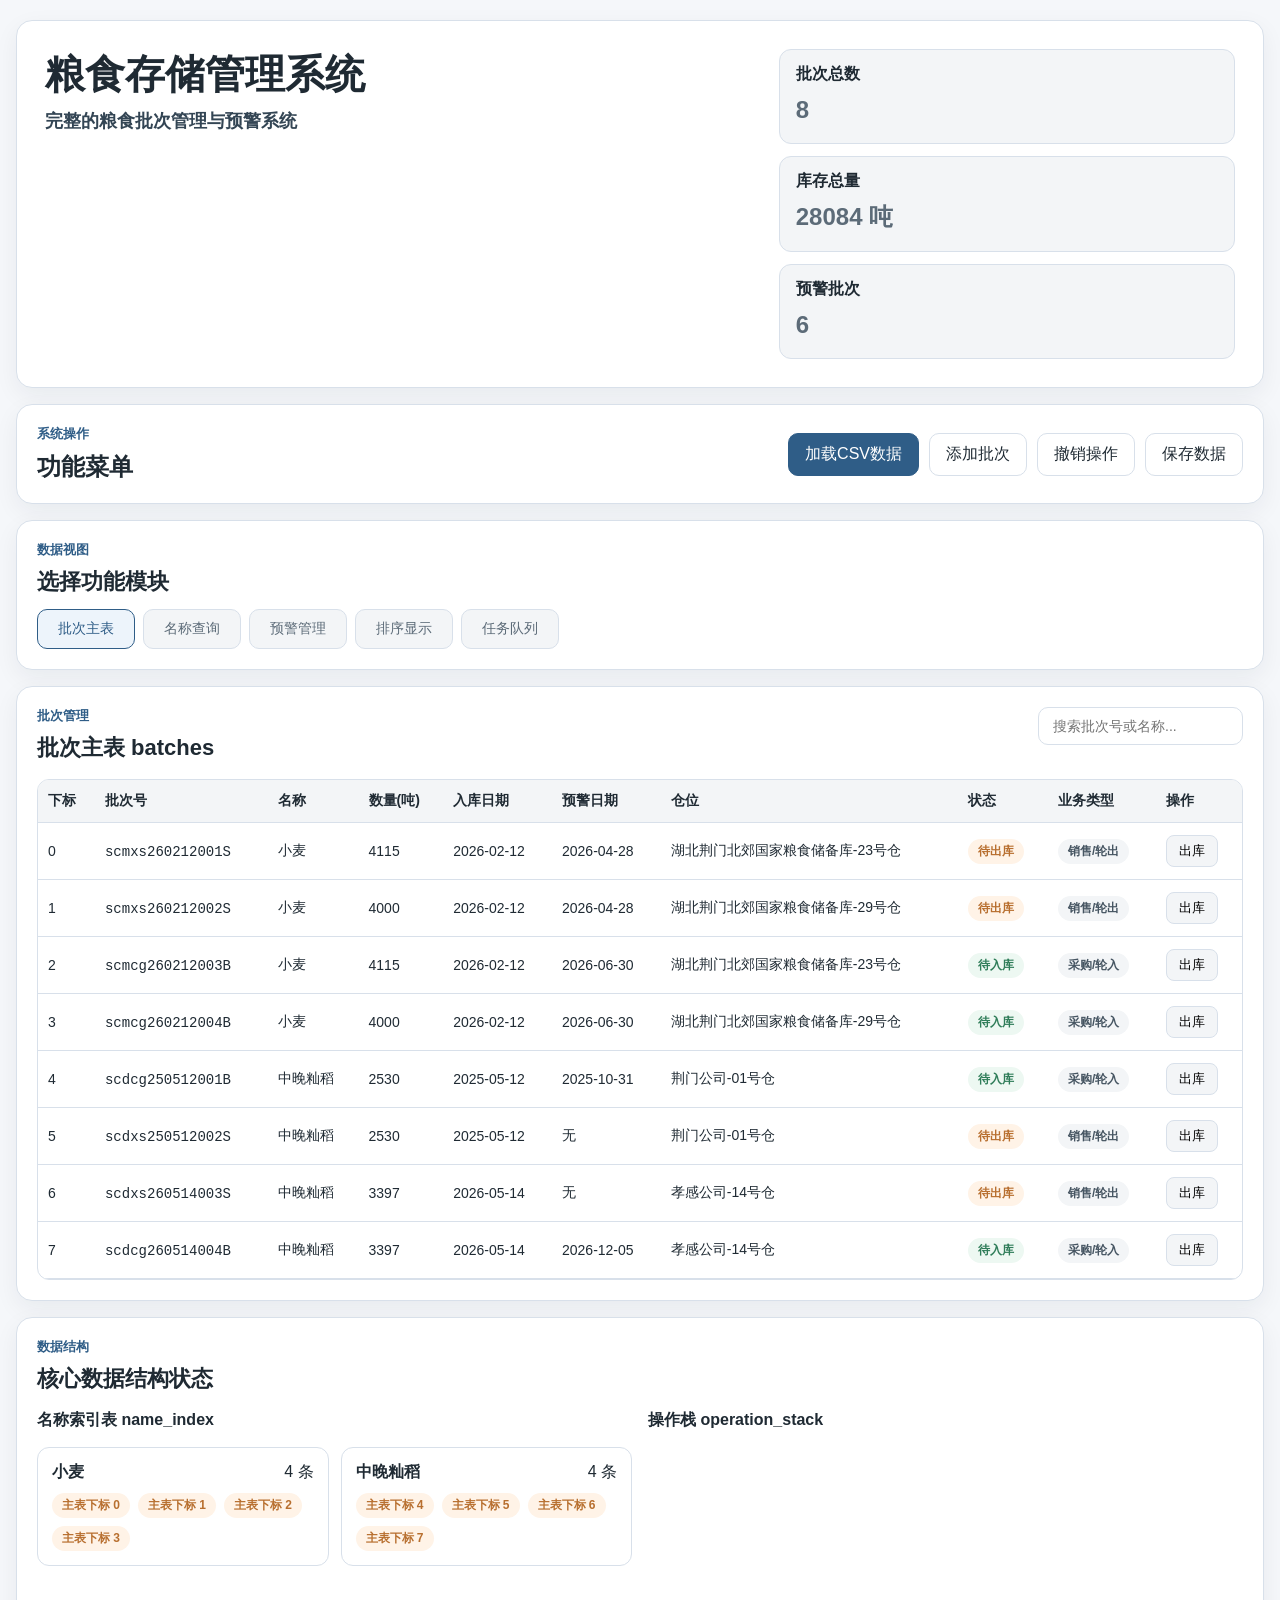
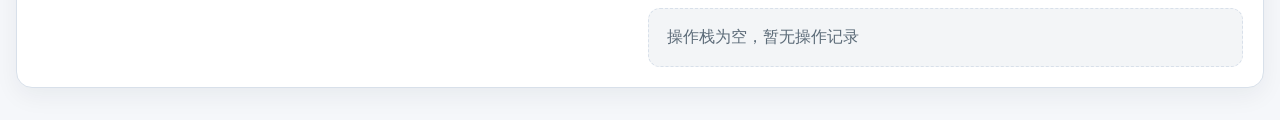
<file: index.html>
<!doctype html>
<html lang="zh-CN">
  <head>
    <meta charset="UTF-8" />
    <meta name="viewport" content="width=device-width, initial-scale=1.0" />
    <title>粮食存储管理系统</title>
    <link rel="stylesheet" href="./styles.css" />
  </head>
  <body>
    <div class="app-shell">
      <header class="hero">
        <div class="hero-main">
          <h1>粮食存储管理系统</h1>
          <p class="hero-subtitle">完整的粮食批次管理与预警系统</p>
        </div>
        <div class="hero-aside">
          <div class="aside-item">
            <strong>批次总数</strong>
            <span id="totalBatches">0</span>
          </div>
          <div class="aside-item">
            <strong>库存总量</strong>
            <span id="totalAmount">0 吨</span>
          </div>
          <div class="aside-item">
            <strong>预警批次</strong>
            <span id="warningCount">0</span>
          </div>
        </div>
      </header>

      <section class="control-panel panel">
        <div class="control-copy">
          <p class="section-label">系统操作</p>
          <h2>功能菜单</h2>
        </div>
        <div class="control-actions">
          <button id="loadCsvBtn" class="solid-button" type="button">加载CSV数据</button>
          <button id="addBatchBtn" class="ghost-button" type="button">添加批次</button>
          <button id="undoBtn" class="ghost-button" type="button">撤销操作</button>
          <button id="saveBtn" class="ghost-button" type="button">保存数据</button>
        </div>
      </section>

      <input type="file" id="csvFileInput" accept=".csv" style="display: none;" />

      <section class="tabs-panel panel">
        <div class="panel-header">
          <div>
            <p class="section-label">数据视图</p>
            <h3>选择功能模块</h3>
          </div>
        </div>
        <div class="tabs">
          <button class="tab-button is-active" data-tab="batches">批次主表</button>
          <button class="tab-button" data-tab="search">名称查询</button>
          <button class="tab-button" data-tab="warning">预警管理</button>
          <button class="tab-button" data-tab="sort">排序显示</button>
          <button class="tab-button" data-tab="tasks">任务队列</button>
        </div>
      </section>

      <section id="batches-tab" class="tab-content panel">
        <div class="panel-header">
          <div>
            <p class="section-label">批次管理</p>
            <h3>批次主表 batches</h3>
          </div>
          <div class="batch-actions">
            <input type="text" id="batchSearchInput" placeholder="搜索批次号或名称..." class="search-input" />
          </div>
        </div>
        <div id="batchesPanel" class="table-shell"></div>
      </section>

      <section id="search-tab" class="tab-content panel" style="display: none;">
        <div class="panel-header">
          <div>
            <p class="section-label">名称查询</p>
            <h3>按粮食名称查询</h3>
          </div>
          <div>
            <select id="grainNameSelect" class="select-input">
              <option value="">选择粮食名称</option>
            </select>
          </div>
        </div>
        <div id="searchResults" class="table-shell"></div>
      </section>

      <section id="warning-tab" class="tab-content panel" style="display: none;">
        <div class="panel-header">
          <div>
            <p class="section-label">预警管理</p>
            <h3>预警时间堆 warning_heap</h3>
          </div>
          <div>
            <label style="display: flex; gap: 10px; align-items: center;">
              <span>未来</span>
              <input type="number" id="warningDaysInput" value="30" class="number-input" style="width: 80px;" />
              <span>天内预警</span>
            </label>
          </div>
        </div>
        <div class="warning-summary">
          <div class="stat-card">
            <h4>最早预警批次</h4>
            <div id="earliestWarning" class="empty-state">暂无预警批次</div>
          </div>
        </div>
        <h4 style="margin-top: 20px;">临期批次列表</h4>
        <div id="nearExpiryPanel" class="heap-grid"></div>
        <h4 style="margin-top: 20px;">先到期先出库序列</h4>
        <div style="margin-bottom: 10px;">
          <select id="outboundGrainSelect" class="select-input">
            <option value="">选择粮食品种</option>
          </select>
        </div>
        <div id="outboundSequencePanel" class="heap-grid"></div>
      </section>

      <section id="sort-tab" class="tab-content panel" style="display: none;">
        <div class="panel-header">
          <div>
            <p class="section-label">排序显示</p>
            <h3>批次排序</h3>
          </div>
          <div class="sort-buttons">
            <button id="sortByAmountBtn" class="ghost-button">按数量排序</button>
            <button id="sortByDateBtn" class="ghost-button">按预警日期排序</button>
          </div>
        </div>
        <div id="sortedBatchesPanel" class="table-shell"></div>
      </section>

      <section id="tasks-tab" class="tab-content panel" style="display: none;">
        <div class="panel-header">
          <div>
            <p class="section-label">任务队列</p>
            <h3>任务队列 task_queue</h3>
          </div>
          <div class="task-actions">
            <button id="addTaskBtn" class="solid-button">添加任务</button>
            <button id="processTaskBtn" class="ghost-button">处理队头任务</button>
          </div>
        </div>
        <div id="queuePanel" class="queue-shell"></div>
      </section>

      <section class="data-structures panel">
        <div class="panel-header">
          <div>
            <p class="section-label">数据结构</p>
            <h3>核心数据结构状态</h3>
          </div>
        </div>
        <div class="structures-grid">
          <div class="structure-item">
          <h4>名称索引表 name_index</h4>
          <div id="nameIndexPanel" class="index-grid"></div>
        </div>
        <div class="structure-item">
          <h4>操作栈 operation_stack</h4>
          <div id="stackPanel" class="stack-shell"></div>
        </div>
        </div>
      </section>
    </div>

    <div id="addBatchModal" class="modal" style="display: none;">
      <div class="modal-content">
        <div class="modal-header">
          <h3>添加新批次</h3>
          <button class="close-modal">&times;</button>
        </div>
        <div class="modal-body">
          <div class="form-group">
            <label>批次号</label>
            <input type="text" id="newBatchId" class="form-input" />
          </div>
          <div class="form-group">
            <label>粮食名称</label>
            <input type="text" id="newGrainName" class="form-input" />
          </div>
          <div class="form-group">
            <label>数量(吨)</label>
            <input type="number" id="newAmount" class="form-input" />
          </div>
          <div class="form-group">
            <label>入库日期</label>
            <input type="date" id="newInDate" class="form-input" />
          </div>
          <div class="form-group">
            <label>预警日期</label>
            <input type="date" id="newWarningDate" class="form-input" />
          </div>
          <div class="form-group">
            <label>仓位</label>
            <input type="text" id="newPosition" class="form-input" />
          </div>
          <div class="form-group">
            <label>状态</label>
            <select id="newStatus" class="form-input">
              <option value="待入库">待入库</option>
              <option value="待出库">待出库</option>
              <option value="已出库">已出库</option>
            </select>
          </div>
          <div class="form-group">
            <label>业务类型</label>
            <select id="newBusinessType" class="form-input">
              <option value="采购/轮入">采购/轮入</option>
              <option value="销售/轮出">销售/轮出</option>
            </select>
          </div>
        </div>
        <div class="modal-footer">
          <button id="cancelAddBatch" class="ghost-button">取消</button>
          <button id="confirmAddBatch" class="solid-button">确认添加</button>
        </div>
      </div>
    </div>

    <div id="addTaskModal" class="modal" style="display: none;">
      <div class="modal-content">
        <div class="modal-header">
          <h3>添加新任务</h3>
          <button class="close-modal">&times;</button>
        </div>
        <div class="modal-body">
          <div class="form-group">
            <label>任务类型</label>
            <select id="newTaskType" class="form-input">
              <option value="in">入库</option>
              <option value="out">出库</option>
              <option value="warn">预警检查</option>
            </select>
          </div>
          <div class="form-group" id="taskBatchIdGroup">
            <label>批次号</label>
            <input type="text" id="newTaskBatchId" class="form-input" />
          </div>
        </div>
        <div class="modal-footer">
          <button id="cancelAddTask" class="ghost-button">取消</button>
          <button id="confirmAddTask" class="solid-button">确认添加</button>
        </div>
      </div>
    </div>

    <script src="./app.js"></script>
  </body>
</html>
</file>
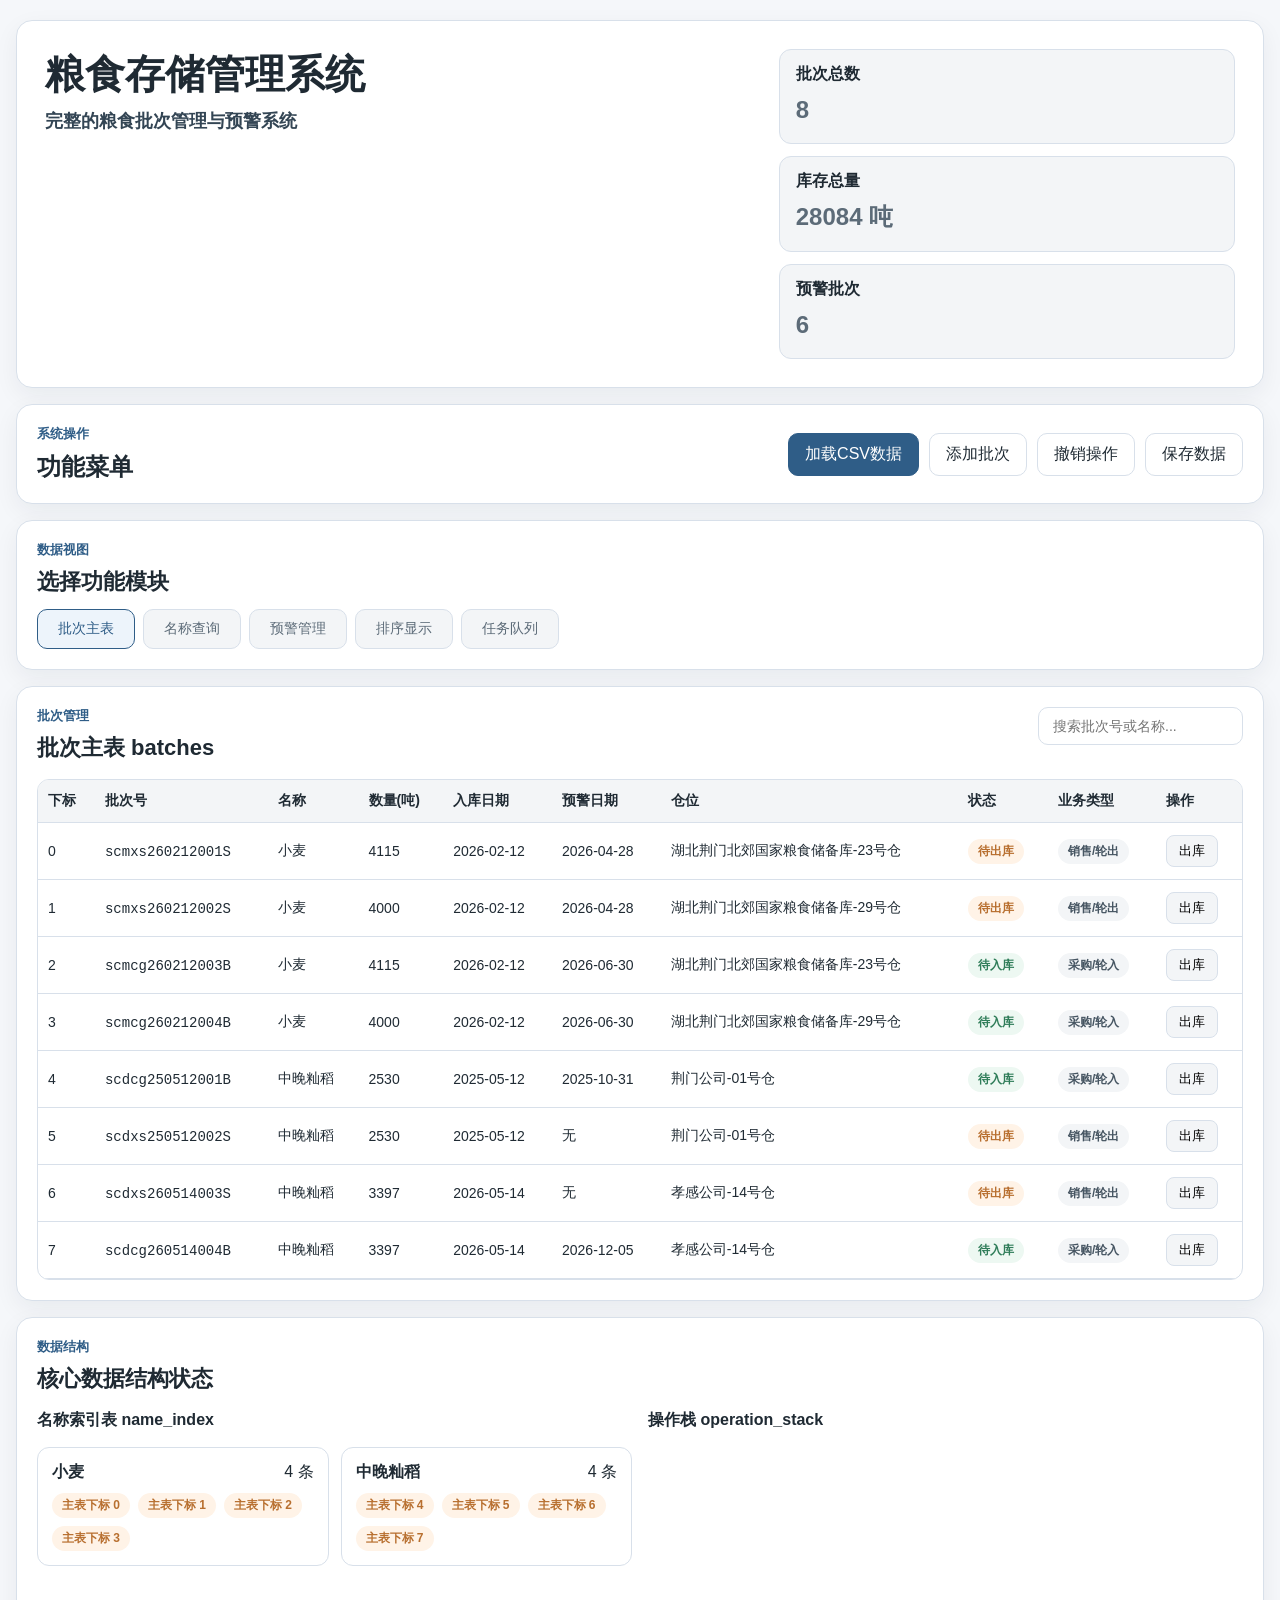
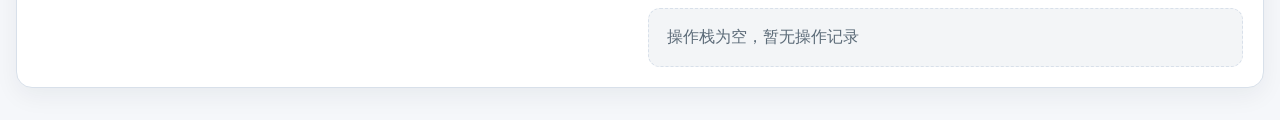
<file: grain-frontend-demo/grain-frontend-demo/数据结构.html>
<!doctype html>
<html lang="zh-CN">
  <head>
    <meta charset="UTF-8" />
    <meta name="viewport" content="width=device-width, initial-scale=1.0" />
    <title>粮食存储管理系统</title>
    <link rel="stylesheet" href="./styles.css" />
  </head>
  <body>
    <div class="app-shell">
      <header class="hero">
        <div class="hero-main">
          <h1>粮食存储管理系统</h1>
          <p class="hero-subtitle">完整的粮食批次管理与预警系统</p>
        </div>
        <div class="hero-aside">
          <div class="aside-item">
            <strong>批次总数</strong>
            <span id="totalBatches">0</span>
          </div>
          <div class="aside-item">
            <strong>库存总量</strong>
            <span id="totalAmount">0 吨</span>
          </div>
          <div class="aside-item">
            <strong>预警批次</strong>
            <span id="warningCount">0</span>
          </div>
        </div>
      </header>

      <section class="control-panel panel">
        <div class="control-copy">
          <p class="section-label">系统操作</p>
          <h2>功能菜单</h2>
        </div>
        <div class="control-actions">
          <button id="loadCsvBtn" class="solid-button" type="button">加载CSV数据</button>
          <button id="addBatchBtn" class="ghost-button" type="button">添加批次</button>
          <button id="undoBtn" class="ghost-button" type="button">撤销操作</button>
          <button id="saveBtn" class="ghost-button" type="button">保存数据</button>
        </div>
      </section>

      <input type="file" id="csvFileInput" accept=".csv" style="display: none;" />

      <section class="tabs-panel panel">
        <div class="panel-header">
          <div>
            <p class="section-label">数据视图</p>
            <h3>选择功能模块</h3>
          </div>
        </div>
        <div class="tabs">
          <button class="tab-button is-active" data-tab="batches">批次主表</button>
          <button class="tab-button" data-tab="search">名称查询</button>
          <button class="tab-button" data-tab="warning">预警管理</button>
          <button class="tab-button" data-tab="sort">排序显示</button>
          <button class="tab-button" data-tab="tasks">任务队列</button>
        </div>
      </section>

      <section id="batches-tab" class="tab-content panel">
        <div class="panel-header">
          <div>
            <p class="section-label">批次管理</p>
            <h3>批次主表 batches</h3>
          </div>
          <div class="batch-actions">
            <input type="text" id="batchSearchInput" placeholder="搜索批次号或名称..." class="search-input" />
          </div>
        </div>
        <div id="batchesPanel" class="table-shell"></div>
      </section>

      <section id="search-tab" class="tab-content panel" style="display: none;">
        <div class="panel-header">
          <div>
            <p class="section-label">名称查询</p>
            <h3>按粮食名称查询</h3>
          </div>
          <div>
            <select id="grainNameSelect" class="select-input">
              <option value="">选择粮食名称</option>
            </select>
          </div>
        </div>
        <div id="searchResults" class="table-shell"></div>
      </section>

      <section id="warning-tab" class="tab-content panel" style="display: none;">
        <div class="panel-header">
          <div>
            <p class="section-label">预警管理</p>
            <h3>预警时间堆 warning_heap</h3>
          </div>
          <div>
            <label style="display: flex; gap: 10px; align-items: center;">
              <span>未来</span>
              <input type="number" id="warningDaysInput" value="30" class="number-input" style="width: 80px;" />
              <span>天内预警</span>
            </label>
          </div>
        </div>
        <div class="warning-summary">
          <div class="stat-card">
            <h4>最早预警批次</h4>
            <div id="earliestWarning" class="empty-state">暂无预警批次</div>
          </div>
        </div>
        <h4 style="margin-top: 20px;">临期批次列表</h4>
        <div id="nearExpiryPanel" class="heap-grid"></div>
        <h4 style="margin-top: 20px;">先到期先出库序列</h4>
        <div style="margin-bottom: 10px;">
          <select id="outboundGrainSelect" class="select-input">
            <option value="">选择粮食品种</option>
          </select>
        </div>
        <div id="outboundSequencePanel" class="heap-grid"></div>
      </section>

      <section id="sort-tab" class="tab-content panel" style="display: none;">
        <div class="panel-header">
          <div>
            <p class="section-label">排序显示</p>
            <h3>批次排序</h3>
          </div>
          <div class="sort-buttons">
            <button id="sortByAmountBtn" class="ghost-button">按数量排序</button>
            <button id="sortByDateBtn" class="ghost-button">按预警日期排序</button>
          </div>
        </div>
        <div id="sortedBatchesPanel" class="table-shell"></div>
      </section>

      <section id="tasks-tab" class="tab-content panel" style="display: none;">
        <div class="panel-header">
          <div>
            <p class="section-label">任务队列</p>
            <h3>任务队列 task_queue</h3>
          </div>
          <div class="task-actions">
            <button id="addTaskBtn" class="solid-button">添加任务</button>
            <button id="processTaskBtn" class="ghost-button">处理队头任务</button>
          </div>
        </div>
        <div id="queuePanel" class="queue-shell"></div>
      </section>

      <section class="data-structures panel">
        <div class="panel-header">
          <div>
            <p class="section-label">数据结构</p>
            <h3>核心数据结构状态</h3>
          </div>
        </div>
        <div class="structures-grid">
          <div class="structure-item">
          <h4>名称索引表 name_index</h4>
          <div id="nameIndexPanel" class="index-grid"></div>
        </div>
        <div class="structure-item">
          <h4>操作栈 operation_stack</h4>
          <div id="stackPanel" class="stack-shell"></div>
        </div>
        </div>
      </section>
    </div>

    <div id="addBatchModal" class="modal" style="display: none;">
      <div class="modal-content">
        <div class="modal-header">
          <h3>添加新批次</h3>
          <button class="close-modal">&times;</button>
        </div>
        <div class="modal-body">
          <div class="form-group">
            <label>批次号</label>
            <input type="text" id="newBatchId" class="form-input" />
          </div>
          <div class="form-group">
            <label>粮食名称</label>
            <input type="text" id="newGrainName" class="form-input" />
          </div>
          <div class="form-group">
            <label>数量(吨)</label>
            <input type="number" id="newAmount" class="form-input" />
          </div>
          <div class="form-group">
            <label>入库日期</label>
            <input type="date" id="newInDate" class="form-input" />
          </div>
          <div class="form-group">
            <label>预警日期</label>
            <input type="date" id="newWarningDate" class="form-input" />
          </div>
          <div class="form-group">
            <label>仓位</label>
            <input type="text" id="newPosition" class="form-input" />
          </div>
          <div class="form-group">
            <label>状态</label>
            <select id="newStatus" class="form-input">
              <option value="待入库">待入库</option>
              <option value="待出库">待出库</option>
              <option value="已出库">已出库</option>
            </select>
          </div>
          <div class="form-group">
            <label>业务类型</label>
            <select id="newBusinessType" class="form-input">
              <option value="采购/轮入">采购/轮入</option>
              <option value="销售/轮出">销售/轮出</option>
            </select>
          </div>
        </div>
        <div class="modal-footer">
          <button id="cancelAddBatch" class="ghost-button">取消</button>
          <button id="confirmAddBatch" class="solid-button">确认添加</button>
        </div>
      </div>
    </div>

    <div id="addTaskModal" class="modal" style="display: none;">
      <div class="modal-content">
        <div class="modal-header">
          <h3>添加新任务</h3>
          <button class="close-modal">&times;</button>
        </div>
        <div class="modal-body">
          <div class="form-group">
            <label>任务类型</label>
            <select id="newTaskType" class="form-input">
              <option value="in">入库</option>
              <option value="out">出库</option>
              <option value="warn">预警检查</option>
            </select>
          </div>
          <div class="form-group" id="taskBatchIdGroup">
            <label>批次号</label>
            <input type="text" id="newTaskBatchId" class="form-input" />
          </div>
        </div>
        <div class="modal-footer">
          <button id="cancelAddTask" class="ghost-button">取消</button>
          <button id="confirmAddTask" class="solid-button">确认添加</button>
        </div>
      </div>
    </div>

    <script src="./app.js"></script>
  </body>
</html>
</file>
<file: styles.css>
:root {
  --bg: #f5f7fa;
  --panel: #ffffff;
  --line: #d8e0ea;
  --text: #1f2a33;
  --muted: #5c6b78;
  --blue: #2f5d87;
  --blue-soft: #edf4fb;
  --green: #2f7d59;
  --green-soft: #edf8f2;
  --orange: #b86f2f;
  --orange-soft: #fff3e7;
  --gray-soft: #f3f5f7;
  --red-soft: #fbefec;
  --radius-lg: 16px;
  --radius-md: 12px;
  --shadow: 0 8px 24px rgba(25, 42, 55, 0.06);
}

* {
  box-sizing: border-box;
}

html,
body {
  margin: 0;
  min-height: 100%;
}

body {
  font-family: "Microsoft YaHei UI", "PingFang SC", "Noto Sans SC", sans-serif;
  color: var(--text);
  background: var(--bg);
}

a {
  color: var(--blue);
}

code {
  font-family: "Consolas", "Cascadia Code", monospace;
}

.app-shell {
  width: min(1400px, calc(100vw - 32px));
  margin: 20px auto 32px;
}

.panel,
.hero {
  background: var(--panel);
  border: 1px solid var(--line);
  border-radius: var(--radius-lg);
  box-shadow: var(--shadow);
}

.hero {
  display: grid;
  grid-template-columns: 1.4fr 0.9fr;
  gap: 24px;
  padding: 28px;
}

.hero-label,
.section-label {
  margin: 0 0 8px;
  color: var(--blue);
  font-size: 13px;
  font-weight: 700;
}

.hero h1,
.panel h2,
.panel h3,
.panel h4 {
  margin: 0;
}

.hero h1 {
  font-size: clamp(28px, 3.4vw, 40px);
  line-height: 1.25;
}

.hero-subtitle {
  margin: 10px 0 0;
  font-size: 18px;
  color: #334554;
  font-weight: 600;
}

.hero-text,
.panel-text,
.bullet-list,
.source-list,
.panel-meta {
  color: var(--muted);
}

.hero-text {
  margin: 14px 0 0;
  line-height: 1.8;
  max-width: 64ch;
}

.hero-aside {
  display: grid;
  gap: 12px;
  align-content: start;
}

.aside-item {
  border: 1px solid var(--line);
  border-radius: var(--radius-md);
  padding: 14px 16px;
  background: var(--gray-soft);
}

.aside-item strong {
  display: block;
  margin-bottom: 6px;
}

.aside-item span {
  color: var(--muted);
  line-height: 1.6;
  display: block;
  font-size: 24px;
  font-weight: bold;
}

.panel {
  padding: 20px;
}

.control-panel,
.tabs-panel,
.data-structures {
  margin-top: 16px;
}

.control-panel {
  display: flex;
  align-items: center;
  justify-content: space-between;
  gap: 20px;
}

.control-actions {
  display: flex;
  gap: 10px;
  flex-wrap: wrap;
}

button {
  font: inherit;
  cursor: pointer;
}

.solid-button,
.ghost-button {
  border-radius: 10px;
  padding: 10px 16px;
  border: 1px solid var(--line);
  transition: background 0.16s ease, border-color 0.16s ease;
}

.solid-button {
  background: var(--blue);
  color: #fff;
  border-color: var(--blue);
}

.ghost-button {
  background: #fff;
  color: var(--text);
}

.solid-button:hover {
  background: #264d71;
}

.ghost-button:hover {
  background: #f6f8fb;
}

.panel-header {
  display: flex;
  justify-content: space-between;
  align-items: flex-start;
  gap: 16px;
  flex-wrap: wrap;
}

.panel-header h3 {
  font-size: 22px;
}

.panel-meta,
.focus-badge {
  font-size: 13px;
  background: var(--blue-soft);
  color: var(--blue);
  border: 1px solid #d7e5f2;
  border-radius: 999px;
  padding: 7px 12px;
  white-space: nowrap;
}

.tabs {
  display: flex;
  gap: 8px;
  margin-top: 12px;
  flex-wrap: wrap;
}

.tab-button {
  padding: 10px 20px;
  border: 1px solid var(--line);
  background: var(--gray-soft);
  color: var(--muted);
  border-radius: 10px;
  font-size: 14px;
  font-weight: 500;
}

.tab-button.is-active {
  background: var(--blue-soft);
  color: var(--blue);
  border-color: var(--blue);
}

.tab-content {
  margin-top: 16px;
}

.table-shell,
.index-grid,
.heap-grid,
.stack-shell,
.queue-shell {
  margin-top: 16px;
}

.table-scroll {
  overflow-x: auto;
  border: 1px solid var(--line);
  border-radius: 12px;
}

.batch-table {
  width: 100%;
  min-width: 860px;
  border-collapse: collapse;
}

.batch-table th,
.batch-table td {
  border-bottom: 1px solid var(--line);
  padding: 12px 10px;
  font-size: 14px;
  text-align: left;
}

.batch-table th {
  background: var(--gray-soft);
}

.batch-table tr.is-focus {
  background: #f6fbff;
}

.batch-table tr.is-muted {
  opacity: 0.48;
}

.status-badge,
.business-badge,
.index-tag,
.heap-tag,
.stack-tag,
.queue-tag {
  display: inline-flex;
  align-items: center;
  border-radius: 999px;
  padding: 4px 10px;
  font-size: 12px;
  font-weight: 700;
}

.status-pending-in,
.queue-in {
  background: var(--green-soft);
  color: var(--green);
}

.status-pending-out,
.queue-out {
  background: var(--orange-soft);
  color: var(--orange);
}

.status-finished,
.queue-warn {
  background: var(--blue-soft);
  color: var(--blue);
}

.business-badge {
  background: var(--gray-soft);
  color: #465562;
}

.index-grid,
.heap-grid,
.structure-cards {
  display: grid;
  gap: 12px;
}

.index-grid {
  grid-template-columns: repeat(auto-fit, minmax(220px, 1fr));
}

.index-card,
.heap-card,
.stack-card,
.queue-card,
.structure-card {
  border: 1px solid var(--line);
  border-radius: 12px;
  background: #fff;
}

.index-card {
  padding: 14px;
}

.index-card.is-focus {
  border-color: #8eb4d8;
  background: #f8fbff;
}

.index-title {
  display: flex;
  justify-content: space-between;
  gap: 10px;
  align-items: baseline;
}

.index-tags {
  margin-top: 10px;
  display: flex;
  flex-wrap: wrap;
  gap: 8px;
}

.index-tag {
  background: var(--orange-soft);
  color: var(--orange);
}

.heap-grid {
  grid-template-columns: repeat(auto-fit, minmax(220px, 1fr));
}

.heap-card,
.stack-card,
.queue-card,
.structure-card {
  padding: 14px;
}

.heap-card.is-top {
  background: #f6fbff;
  border-color: #8eb4d8;
}

.heap-card.is-focus {
  background: #fffaf5;
}

.heap-card header,
.stack-card header,
.queue-card header {
  display: flex;
  justify-content: space-between;
  gap: 12px;
}

.heap-meta,
.stack-meta,
.queue-meta {
  margin-top: 10px;
  color: var(--muted);
  font-size: 14px;
  line-height: 1.7;
}

.heap-tag {
  background: var(--blue-soft);
  color: var(--blue);
}

.stack-shell {
  display: flex;
  flex-direction: column-reverse;
  gap: 10px;
  min-height: 220px;
}

.stack-card.is-top {
  background: #fffaf5;
  border-color: #d8b28c;
}

.stack-tag {
  background: var(--gray-soft);
  color: #465562;
}

.queue-shell {
  display: flex;
  gap: 10px;
  overflow-x: auto;
  padding-bottom: 4px;
}

.queue-card {
  min-width: 220px;
  flex: 0 0 220px;
}

.queue-card.is-focus {
  background: #f8fbff;
  border-color: #8eb4d8;
}

.queue-tag {
  margin-top: 10px;
}

.empty-state {
  border: 1px dashed var(--line);
  border-radius: 12px;
  padding: 18px;
  background: var(--gray-soft);
  color: var(--muted);
}

.structure-cards {
  margin-top: 16px;
  grid-template-columns: repeat(auto-fit, minmax(220px, 1fr));
}

.structure-card.is-active {
  border-color: #8eb4d8;
  background: #f8fbff;
}

.structure-card p {
  margin: 10px 0 0;
  line-height: 1.7;
  color: var(--muted);
}

.search-input,
.select-input,
.number-input,
.form-input {
  padding: 10px 14px;
  border: 1px solid var(--line);
  border-radius: 10px;
  font-size: 14px;
  width: 100%;
  max-width: 300px;
}

.search-input:focus,
.select-input:focus,
.number-input:focus,
.form-input:focus {
  outline: none;
  border-color: var(--blue);
}

.mini-btn {
  padding: 6px 12px;
  border-radius: 8px;
  border: 1px solid var(--line);
  background: var(--gray-soft);
  font-size: 13px;
}

.mini-btn:hover {
  background: var(--blue-soft);
  border-color: var(--blue);
}

.modal {
  display: none;
  position: fixed;
  top: 0;
  left: 0;
  width: 100%;
  height: 100%;
  background: rgba(0,0,0,0.5);
  align-items: center;
  justify-content: center;
  z-index: 1000;
  padding: 20px;
}

.modal-content {
  background: white;
  border-radius: var(--radius-lg);
  padding: 24px;
  width: 100%;
  max-width: 500px;
  max-height: 90vh;
  overflow-y: auto;
}

.modal-header {
  display: flex;
  justify-content: space-between;
  align-items: center;
  margin-bottom: 16px;
}

.close-modal {
  background: none;
  border: none;
  font-size: 24px;
  padding: 4px 8px;
}

.form-group {
  margin-bottom: 16px;
}

.form-group label {
  display: block;
  margin-bottom: 8px;
  font-weight: 500;
}

.form-group .form-input {
  max-width: 100%;
}

.modal-footer {
  display: flex;
  gap: 12px;
  justify-content: flex-end;
  margin-top: 20px;
}

.warning-summary {
  display: grid;
  gap: 16px;
}

.stat-card {
  padding: 16px;
  border: 1px solid var(--line);
  border-radius: var(--radius-md);
}

.sort-buttons,
.task-actions,
.batch-actions {
  display: flex;
  gap: 10px;
  flex-wrap: wrap;
}

.structures-grid {
  display: grid;
  grid-template-columns: 1fr 1fr;
  gap: 16px;
  margin-top: 16px;
}

@media (max-width: 1100px) {
  .hero {
    grid-template-columns: 1fr;
  }

  .structures-grid {
    grid-template-columns: 1fr;
  }

  .panel-header {
    flex-direction: column;
    align-items: flex-start;
  }

  .control-panel {
    flex-direction: column;
    align-items: flex-start;
  }
}

@media (max-width: 720px) {
  .app-shell {
    width: min(100vw - 16px, 100%);
    margin: 8px auto 24px;
  }

  .hero,
  .panel {
    padding: 16px;
  }

  .control-actions {
    width: 100%;
  }

  .solid-button,
  .ghost-button {
    flex: 1 1 0;
  }
}
</file>
<file: grain-frontend-demo/grain-frontend-demo/styles.css>
:root {
  --bg: #f5f7fa;
  --panel: #ffffff;
  --line: #d8e0ea;
  --text: #1f2a33;
  --muted: #5c6b78;
  --blue: #2f5d87;
  --blue-soft: #edf4fb;
  --green: #2f7d59;
  --green-soft: #edf8f2;
  --orange: #b86f2f;
  --orange-soft: #fff3e7;
  --gray-soft: #f3f5f7;
  --red-soft: #fbefec;
  --radius-lg: 16px;
  --radius-md: 12px;
  --shadow: 0 8px 24px rgba(25, 42, 55, 0.06);
}

* {
  box-sizing: border-box;
}

html,
body {
  margin: 0;
  min-height: 100%;
}

body {
  font-family: "Microsoft YaHei UI", "PingFang SC", "Noto Sans SC", sans-serif;
  color: var(--text);
  background: var(--bg);
}

a {
  color: var(--blue);
}

code {
  font-family: "Consolas", "Cascadia Code", monospace;
}

.app-shell {
  width: min(1400px, calc(100vw - 32px));
  margin: 20px auto 32px;
}

.panel,
.hero {
  background: var(--panel);
  border: 1px solid var(--line);
  border-radius: var(--radius-lg);
  box-shadow: var(--shadow);
}

.hero {
  display: grid;
  grid-template-columns: 1.4fr 0.9fr;
  gap: 24px;
  padding: 28px;
}

.hero-label,
.section-label {
  margin: 0 0 8px;
  color: var(--blue);
  font-size: 13px;
  font-weight: 700;
}

.hero h1,
.panel h2,
.panel h3,
.panel h4 {
  margin: 0;
}

.hero h1 {
  font-size: clamp(28px, 3.4vw, 40px);
  line-height: 1.25;
}

.hero-subtitle {
  margin: 10px 0 0;
  font-size: 18px;
  color: #334554;
  font-weight: 600;
}

.hero-text,
.panel-text,
.bullet-list,
.source-list,
.panel-meta {
  color: var(--muted);
}

.hero-text {
  margin: 14px 0 0;
  line-height: 1.8;
  max-width: 64ch;
}

.hero-aside {
  display: grid;
  gap: 12px;
  align-content: start;
}

.aside-item {
  border: 1px solid var(--line);
  border-radius: var(--radius-md);
  padding: 14px 16px;
  background: var(--gray-soft);
}

.aside-item strong {
  display: block;
  margin-bottom: 6px;
}

.aside-item span {
  color: var(--muted);
  line-height: 1.6;
  display: block;
  font-size: 24px;
  font-weight: bold;
}

.panel {
  padding: 20px;
}

.control-panel,
.tabs-panel,
.data-structures {
  margin-top: 16px;
}

.control-panel {
  display: flex;
  align-items: center;
  justify-content: space-between;
  gap: 20px;
}

.control-actions {
  display: flex;
  gap: 10px;
  flex-wrap: wrap;
}

button {
  font: inherit;
  cursor: pointer;
}

.solid-button,
.ghost-button {
  border-radius: 10px;
  padding: 10px 16px;
  border: 1px solid var(--line);
  transition: background 0.16s ease, border-color 0.16s ease;
}

.solid-button {
  background: var(--blue);
  color: #fff;
  border-color: var(--blue);
}

.ghost-button {
  background: #fff;
  color: var(--text);
}

.solid-button:hover {
  background: #264d71;
}

.ghost-button:hover {
  background: #f6f8fb;
}

.panel-header {
  display: flex;
  justify-content: space-between;
  align-items: flex-start;
  gap: 16px;
  flex-wrap: wrap;
}

.panel-header h3 {
  font-size: 22px;
}

.panel-meta,
.focus-badge {
  font-size: 13px;
  background: var(--blue-soft);
  color: var(--blue);
  border: 1px solid #d7e5f2;
  border-radius: 999px;
  padding: 7px 12px;
  white-space: nowrap;
}

.tabs {
  display: flex;
  gap: 8px;
  margin-top: 12px;
  flex-wrap: wrap;
}

.tab-button {
  padding: 10px 20px;
  border: 1px solid var(--line);
  background: var(--gray-soft);
  color: var(--muted);
  border-radius: 10px;
  font-size: 14px;
  font-weight: 500;
}

.tab-button.is-active {
  background: var(--blue-soft);
  color: var(--blue);
  border-color: var(--blue);
}

.tab-content {
  margin-top: 16px;
}

.table-shell,
.index-grid,
.heap-grid,
.stack-shell,
.queue-shell {
  margin-top: 16px;
}

.table-scroll {
  overflow-x: auto;
  border: 1px solid var(--line);
  border-radius: 12px;
}

.batch-table {
  width: 100%;
  min-width: 860px;
  border-collapse: collapse;
}

.batch-table th,
.batch-table td {
  border-bottom: 1px solid var(--line);
  padding: 12px 10px;
  font-size: 14px;
  text-align: left;
}

.batch-table th {
  background: var(--gray-soft);
}

.batch-table tr.is-focus {
  background: #f6fbff;
}

.batch-table tr.is-muted {
  opacity: 0.48;
}

.status-badge,
.business-badge,
.index-tag,
.heap-tag,
.stack-tag,
.queue-tag {
  display: inline-flex;
  align-items: center;
  border-radius: 999px;
  padding: 4px 10px;
  font-size: 12px;
  font-weight: 700;
}

.status-pending-in,
.queue-in {
  background: var(--green-soft);
  color: var(--green);
}

.status-pending-out,
.queue-out {
  background: var(--orange-soft);
  color: var(--orange);
}

.status-finished,
.queue-warn {
  background: var(--blue-soft);
  color: var(--blue);
}

.business-badge {
  background: var(--gray-soft);
  color: #465562;
}

.index-grid,
.heap-grid,
.structure-cards {
  display: grid;
  gap: 12px;
}

.index-grid {
  grid-template-columns: repeat(auto-fit, minmax(220px, 1fr));
}

.index-card,
.heap-card,
.stack-card,
.queue-card,
.structure-card {
  border: 1px solid var(--line);
  border-radius: 12px;
  background: #fff;
}

.index-card {
  padding: 14px;
}

.index-card.is-focus {
  border-color: #8eb4d8;
  background: #f8fbff;
}

.index-title {
  display: flex;
  justify-content: space-between;
  gap: 10px;
  align-items: baseline;
}

.index-tags {
  margin-top: 10px;
  display: flex;
  flex-wrap: wrap;
  gap: 8px;
}

.index-tag {
  background: var(--orange-soft);
  color: var(--orange);
}

.heap-grid {
  grid-template-columns: repeat(auto-fit, minmax(220px, 1fr));
}

.heap-card,
.stack-card,
.queue-card,
.structure-card {
  padding: 14px;
}

.heap-card.is-top {
  background: #f6fbff;
  border-color: #8eb4d8;
}

.heap-card.is-focus {
  background: #fffaf5;
}

.heap-card header,
.stack-card header,
.queue-card header {
  display: flex;
  justify-content: space-between;
  gap: 12px;
}

.heap-meta,
.stack-meta,
.queue-meta {
  margin-top: 10px;
  color: var(--muted);
  font-size: 14px;
  line-height: 1.7;
}

.heap-tag {
  background: var(--blue-soft);
  color: var(--blue);
}

.stack-shell {
  display: flex;
  flex-direction: column-reverse;
  gap: 10px;
  min-height: 220px;
}

.stack-card.is-top {
  background: #fffaf5;
  border-color: #d8b28c;
}

.stack-tag {
  background: var(--gray-soft);
  color: #465562;
}

.queue-shell {
  display: flex;
  gap: 10px;
  overflow-x: auto;
  padding-bottom: 4px;
}

.queue-card {
  min-width: 220px;
  flex: 0 0 220px;
}

.queue-card.is-focus {
  background: #f8fbff;
  border-color: #8eb4d8;
}

.queue-tag {
  margin-top: 10px;
}

.empty-state {
  border: 1px dashed var(--line);
  border-radius: 12px;
  padding: 18px;
  background: var(--gray-soft);
  color: var(--muted);
}

.structure-cards {
  margin-top: 16px;
  grid-template-columns: repeat(auto-fit, minmax(220px, 1fr));
}

.structure-card.is-active {
  border-color: #8eb4d8;
  background: #f8fbff;
}

.structure-card p {
  margin: 10px 0 0;
  line-height: 1.7;
  color: var(--muted);
}

.search-input,
.select-input,
.number-input,
.form-input {
  padding: 10px 14px;
  border: 1px solid var(--line);
  border-radius: 10px;
  font-size: 14px;
  width: 100%;
  max-width: 300px;
}

.search-input:focus,
.select-input:focus,
.number-input:focus,
.form-input:focus {
  outline: none;
  border-color: var(--blue);
}

.mini-btn {
  padding: 6px 12px;
  border-radius: 8px;
  border: 1px solid var(--line);
  background: var(--gray-soft);
  font-size: 13px;
}

.mini-btn:hover {
  background: var(--blue-soft);
  border-color: var(--blue);
}

.modal {
  display: none;
  position: fixed;
  top: 0;
  left: 0;
  width: 100%;
  height: 100%;
  background: rgba(0,0,0,0.5);
  align-items: center;
  justify-content: center;
  z-index: 1000;
  padding: 20px;
}

.modal-content {
  background: white;
  border-radius: var(--radius-lg);
  padding: 24px;
  width: 100%;
  max-width: 500px;
  max-height: 90vh;
  overflow-y: auto;
}

.modal-header {
  display: flex;
  justify-content: space-between;
  align-items: center;
  margin-bottom: 16px;
}

.close-modal {
  background: none;
  border: none;
  font-size: 24px;
  padding: 4px 8px;
}

.form-group {
  margin-bottom: 16px;
}

.form-group label {
  display: block;
  margin-bottom: 8px;
  font-weight: 500;
}

.form-group .form-input {
  max-width: 100%;
}

.modal-footer {
  display: flex;
  gap: 12px;
  justify-content: flex-end;
  margin-top: 20px;
}

.warning-summary {
  display: grid;
  gap: 16px;
}

.stat-card {
  padding: 16px;
  border: 1px solid var(--line);
  border-radius: var(--radius-md);
}

.sort-buttons,
.task-actions,
.batch-actions {
  display: flex;
  gap: 10px;
  flex-wrap: wrap;
}

.structures-grid {
  display: grid;
  grid-template-columns: 1fr 1fr;
  gap: 16px;
  margin-top: 16px;
}

@media (max-width: 1100px) {
  .hero {
    grid-template-columns: 1fr;
  }

  .structures-grid {
    grid-template-columns: 1fr;
  }

  .panel-header {
    flex-direction: column;
    align-items: flex-start;
  }

  .control-panel {
    flex-direction: column;
    align-items: flex-start;
  }
}

@media (max-width: 720px) {
  .app-shell {
    width: min(100vw - 16px, 100%);
    margin: 8px auto 24px;
  }

  .hero,
  .panel {
    padding: 16px;
  }

  .control-actions {
    width: 100%;
  }

  .solid-button,
  .ghost-button {
    flex: 1 1 0;
  }
}
</file>
